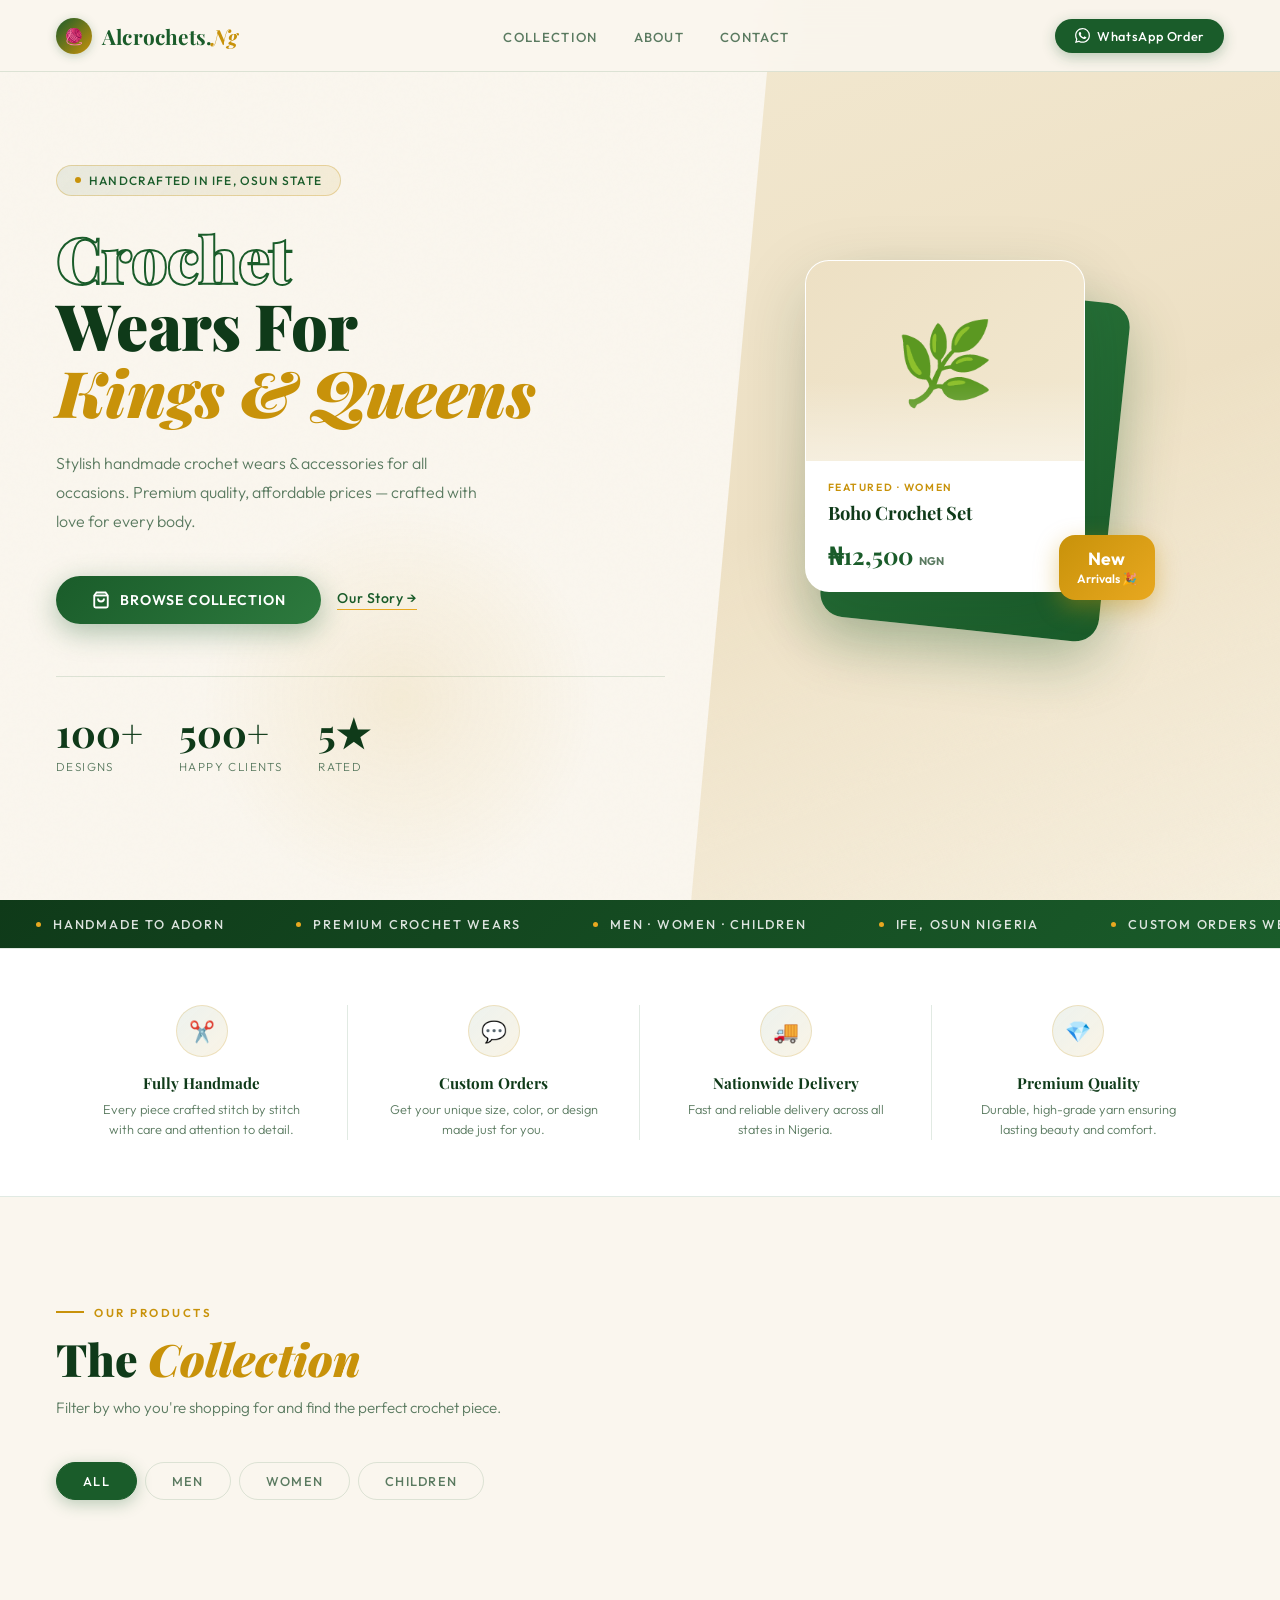
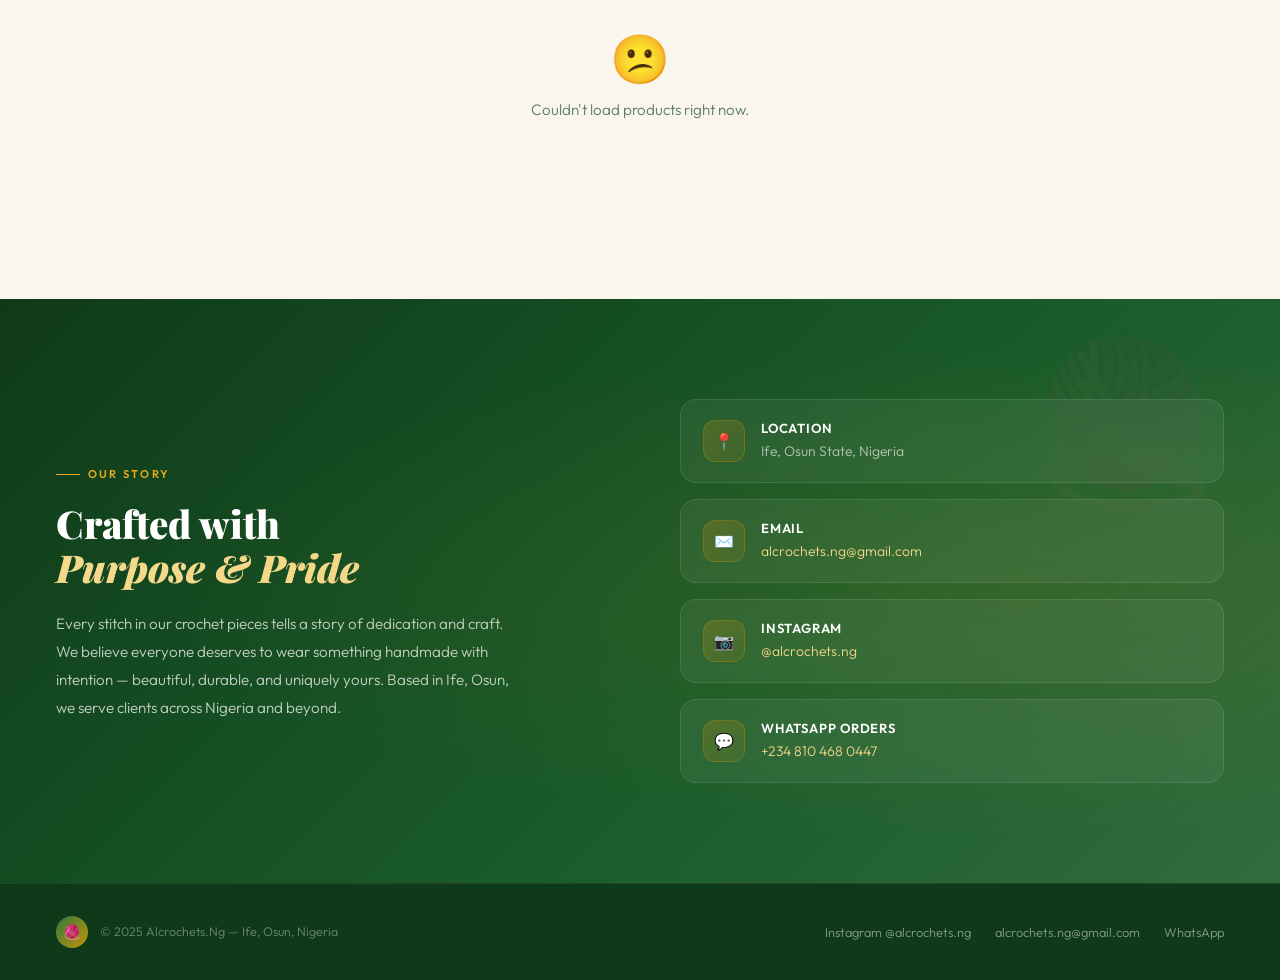
<file: index.html>
<!DOCTYPE html>
<html lang="en">
<head>
<meta charset="UTF-8" />
<meta name="viewport" content="width=device-width, initial-scale=1.0"/>
<title>Alcrochets.Ng — Handmade to Adorn</title>
<link href="https://fonts.googleapis.com/css2?family=Playfair+Display:ital,wght@0,400;0,700;0,900;1,400;1,700&family=Outfit:wght@300;400;500;600&display=swap" rel="stylesheet"/>
<link rel="stylesheet" href="style.css" />
</head>
<body>

<!-- ── NAV ── -->
<nav id="main-nav">
  <div class="nav-logo">
    <div class="nav-logo-icon">🧶</div>
    <div class="nav-logo-text">Alcrochets.<span>Ng</span></div>
  </div>
  <ul class="nav-links">
    <li><a href="#collection">Collection</a></li>
    <li><a href="#about">About</a></li>
    <li><a href="mailto:alcrochets.ng@gmail.com">Contact</a></li>
  </ul>
  <a href="https://wa.me/2348104680447" class="nav-wa" target="_blank">
    <svg width="15" height="15" viewBox="0 0 24 24" fill="currentColor"><path d="M17.472 14.382c-.297-.149-1.758-.867-2.03-.967-.273-.099-.471-.148-.67.15-.197.297-.767.966-.94 1.164-.173.199-.347.223-.644.075-.297-.15-1.255-.463-2.39-1.475-.883-.788-1.48-1.761-1.653-2.059-.173-.297-.018-.458.13-.606.134-.133.298-.347.446-.52.149-.174.198-.298.298-.497.099-.198.05-.371-.025-.52-.075-.149-.669-1.612-.916-2.207-.242-.579-.487-.5-.669-.51a12.8 12.8 0 00-.57-.01c-.198 0-.52.074-.792.372-.272.297-1.04 1.016-1.04 2.479 0 1.462 1.065 2.875 1.213 3.074.149.198 2.096 3.2 5.077 4.487.709.306 1.262.489 1.694.625.712.227 1.36.195 1.871.118.571-.085 1.758-.719 2.006-1.413.248-.694.248-1.289.173-1.413-.074-.124-.272-.198-.57-.347m-5.421 7.403h-.004a9.87 9.87 0 01-5.031-1.378l-.361-.214-3.741.982.998-3.648-.235-.374a9.86 9.86 0 01-1.51-5.26c.001-5.45 4.436-9.884 9.888-9.884 2.64 0 5.122 1.03 6.988 2.898a9.825 9.825 0 012.893 6.994c-.003 5.45-4.437 9.884-9.885 9.884m8.413-18.297A11.815 11.815 0 0012.05 0C5.495 0 .16 5.335.157 11.892c0 2.096.547 4.142 1.588 5.945L.057 24l6.305-1.654a11.882 11.882 0 005.683 1.448h.005c6.554 0 11.89-5.335 11.893-11.893a11.821 11.821 0 00-3.48-8.413Z"/></svg>
    WhatsApp Order
  </a>
</nav>

<!-- ── HERO ── -->
<section class="hero">
  <div class="hero-blob-1"></div>
  <div class="hero-blob-2"></div>
  <div class="hero-strip"></div>

  <div class="hero-content">
    <div class="hero-pill">
      <div class="hero-pill-dot"></div>
      Handcrafted in Ife, Osun State
    </div>
    <h1>
      <span class="line-outline">Crochet</span><br/>
      Wears For<br/>
      <span class="line-gold">Kings & Queens</span>
    </h1>
    <p class="hero-desc">Stylish handmade crochet wears &amp; accessories for all occasions. Premium quality, affordable prices — crafted with love for every body.</p>
    <div class="hero-actions">
      <a href="#collection" class="btn-primary">
        <svg width="18" height="18" viewBox="0 0 24 24" fill="none" stroke="currentColor" stroke-width="2.5"><path d="M6 2L3 6v14a2 2 0 002 2h14a2 2 0 002-2V6l-3-4z"/><line x1="3" y1="6" x2="21" y2="6"/><path d="M16 10a4 4 0 01-8 0"/></svg>
        Browse Collection
      </a>
      <a href="#about" class="btn-ghost">
        Our Story →
      </a>
    </div>
    <div class="hero-stats">
      <div class="hero-stat">
        <strong>100+</strong>
        <span>Designs</span>
      </div>
      <div class="hero-stat">
        <strong>500+</strong>
        <span>Happy Clients</span>
      </div>
      <div class="hero-stat">
        <strong>5★</strong>
        <span>Rated</span>
      </div>
    </div>
  </div>

  <div class="hero-visual">
    <div class="hero-card-stack">
      <div class="hero-card-back">🧶</div>
      <div class="hero-card-main">
        <div class="hero-card-img-area">🌿</div>
        <div class="hero-card-body">
          <div class="hero-card-tag">Featured · Women</div>
          <div class="hero-card-name">Boho Crochet Set</div>
          <div class="hero-card-price">₦12,500 <small>NGN</small></div>
        </div>
      </div>
      <div class="hero-badge-float">
        <strong>New</strong>
        Arrivals 🎉
      </div>
    </div>
  </div>
</section>

<!-- ── MARQUEE ── -->
<div class="marquee-strip">
  <div class="marquee-track" id="marquee">
    <span class="marquee-item"><span class="marquee-dot"></span>Handmade to Adorn</span>
    <span class="marquee-item"><span class="marquee-dot"></span>Premium Crochet Wears</span>
    <span class="marquee-item"><span class="marquee-dot"></span>Men · Women · Children</span>
    <span class="marquee-item"><span class="marquee-dot"></span>Ife, Osun Nigeria</span>
    <span class="marquee-item"><span class="marquee-dot"></span>Custom Orders Welcome</span>
    <span class="marquee-item"><span class="marquee-dot"></span>Fast Delivery</span>
    <span class="marquee-item"><span class="marquee-dot"></span>Handmade to Adorn</span>
    <span class="marquee-item"><span class="marquee-dot"></span>Premium Crochet Wears</span>
    <span class="marquee-item"><span class="marquee-dot"></span>Men · Women · Children</span>
    <span class="marquee-item"><span class="marquee-dot"></span>Ife, Osun Nigeria</span>
    <span class="marquee-item"><span class="marquee-dot"></span>Custom Orders Welcome</span>
    <span class="marquee-item"><span class="marquee-dot"></span>Fast Delivery</span>
  </div>
</div>

<!-- ── FEATURES STRIP ── -->
<div class="features-strip">
  <div class="feature-item">
    <div class="feature-icon">✂️</div>
    <div class="feature-title">Fully Handmade</div>
    <div class="feature-desc">Every piece crafted stitch by stitch with care and attention to detail.</div>
  </div>
  <div class="feature-item">
    <div class="feature-icon">💬</div>
    <div class="feature-title">Custom Orders</div>
    <div class="feature-desc">Get your unique size, color, or design made just for you.</div>
  </div>
  <div class="feature-item">
    <div class="feature-icon">🚚</div>
    <div class="feature-title">Nationwide Delivery</div>
    <div class="feature-desc">Fast and reliable delivery across all states in Nigeria.</div>
  </div>
  <div class="feature-item">
    <div class="feature-icon">💎</div>
    <div class="feature-title">Premium Quality</div>
    <div class="feature-desc">Durable, high-grade yarn ensuring lasting beauty and comfort.</div>
  </div>
</div>

<!-- ── COLLECTION ── -->
<section class="section" id="collection">
  <div class="section-eyebrow">Our Products</div>
  <h2 class="section-title">The <em>Collection</em></h2>
  <p class="section-sub">Filter by who you're shopping for and find the perfect crochet piece.</p>

  <div class="filter-bar">
    <button class="filter-btn active" data-cat="all">All</button>
    <button class="filter-btn" data-cat="men">Men</button>
    <button class="filter-btn" data-cat="women">Women</button>
    <button class="filter-btn" data-cat="children">Children</button>
  </div>

  <div class="products-grid" id="products-grid">
    <div class="loading-wrap">
      <div class="spinner"></div>
      <p class="loading-text">Loading collection…</p>
    </div>
  </div>
</section>

<!-- ── IMAGE MODAL ── -->
<div id="image-modal" class="image-modal">
  <span class="modal-close">&times;</span>
  <img class="modal-content" id="modal-img">
  <div id="modal-caption"></div>
</div>

<!-- ── ABOUT ── -->
<div class="about-section" id="about">
  <div>
    <div class="about-tag">Our Story</div>
    <h2>Crafted with<br/><em>Purpose &amp; Pride</em></h2>
    <p>Every stitch in our crochet pieces tells a story of dedication and craft. We believe everyone deserves to wear something handmade with intention — beautiful, durable, and uniquely yours. Based in Ife, Osun, we serve clients across Nigeria and beyond.</p>
  </div>
  <div class="about-cards">
    <div class="about-card">
      <div class="about-card-icon">📍</div>
      <div class="about-card-text">
        <strong>Location</strong>
        <span>Ife, Osun State, Nigeria</span>
      </div>
    </div>
    <div class="about-card">
      <div class="about-card-icon">✉️</div>
      <div class="about-card-text">
        <strong>Email</strong>
        <span><a href="mailto:alcrochets.ng@gmail.com">alcrochets.ng@gmail.com</a></span>
      </div>
    </div>
    <div class="about-card">
      <div class="about-card-icon">📷</div>
      <div class="about-card-text">
        <strong>Instagram</strong>
        <span><a href="https://instagram.com/alcrochets.ng" target="_blank">@alcrochets.ng</a></span>
      </div>
    </div>
    <div class="about-card">
      <div class="about-card-icon">💬</div>
      <div class="about-card-text">
        <strong>WhatsApp Orders</strong>
        <span><a href="https://wa.me/2348104680447" target="_blank">+234 810 468 0447</a></span>
      </div>
    </div>
  </div>
</div>

<!-- ── FOOTER ── -->
<footer>
  <div class="footer-left">
    <div class="footer-logo-mark">🧶</div>
    <span class="footer-copy">© 2025 Alcrochets.Ng — Ife, Osun, Nigeria</span>
  </div>
  <div class="footer-links">
    <a href="https://instagram.com/alcrochets.ng" target="_blank">Instagram @alcrochets.ng</a>
    <a href="mailto:alcrochets.ng@gmail.com">alcrochets.ng@gmail.com</a>
    <a href="https://wa.me/2348104680447" target="_blank">WhatsApp</a>
  </div>
</footer>
<script src="script.js"></script>
</body>
</html>
</file>
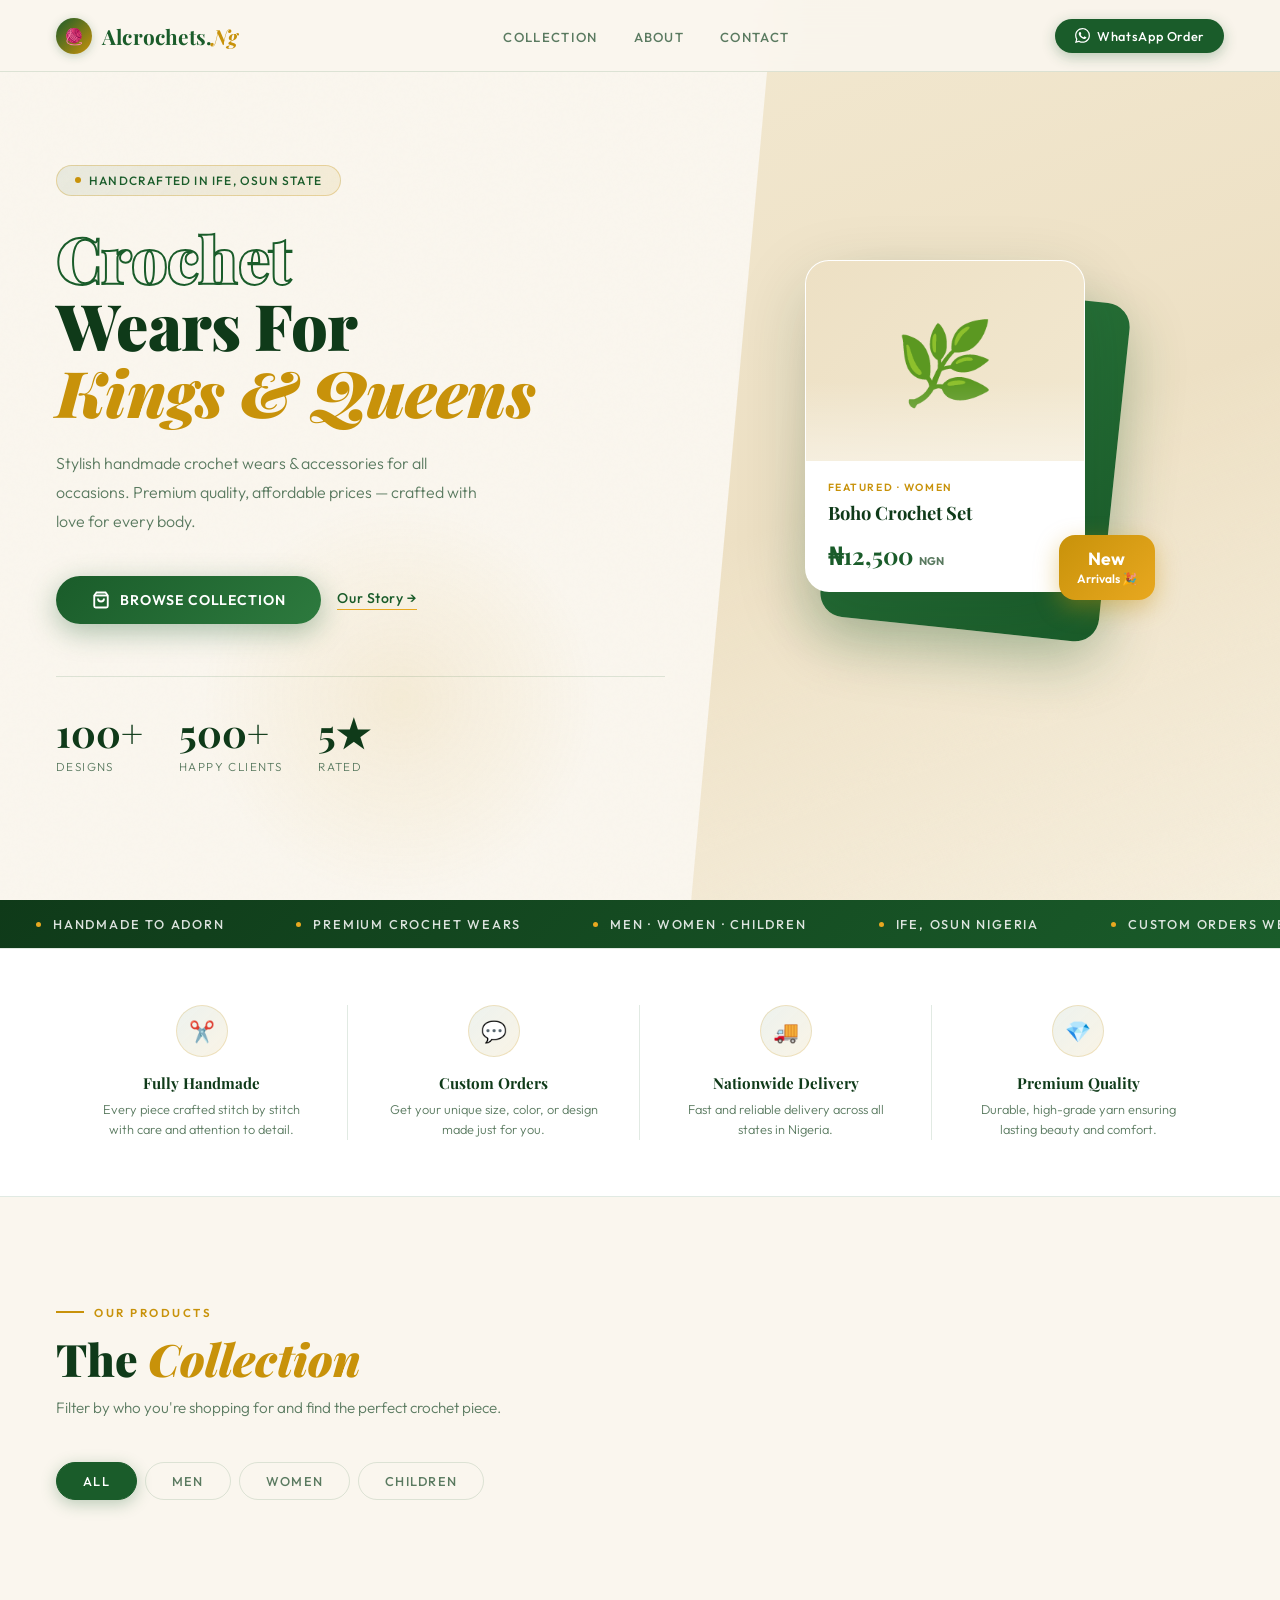
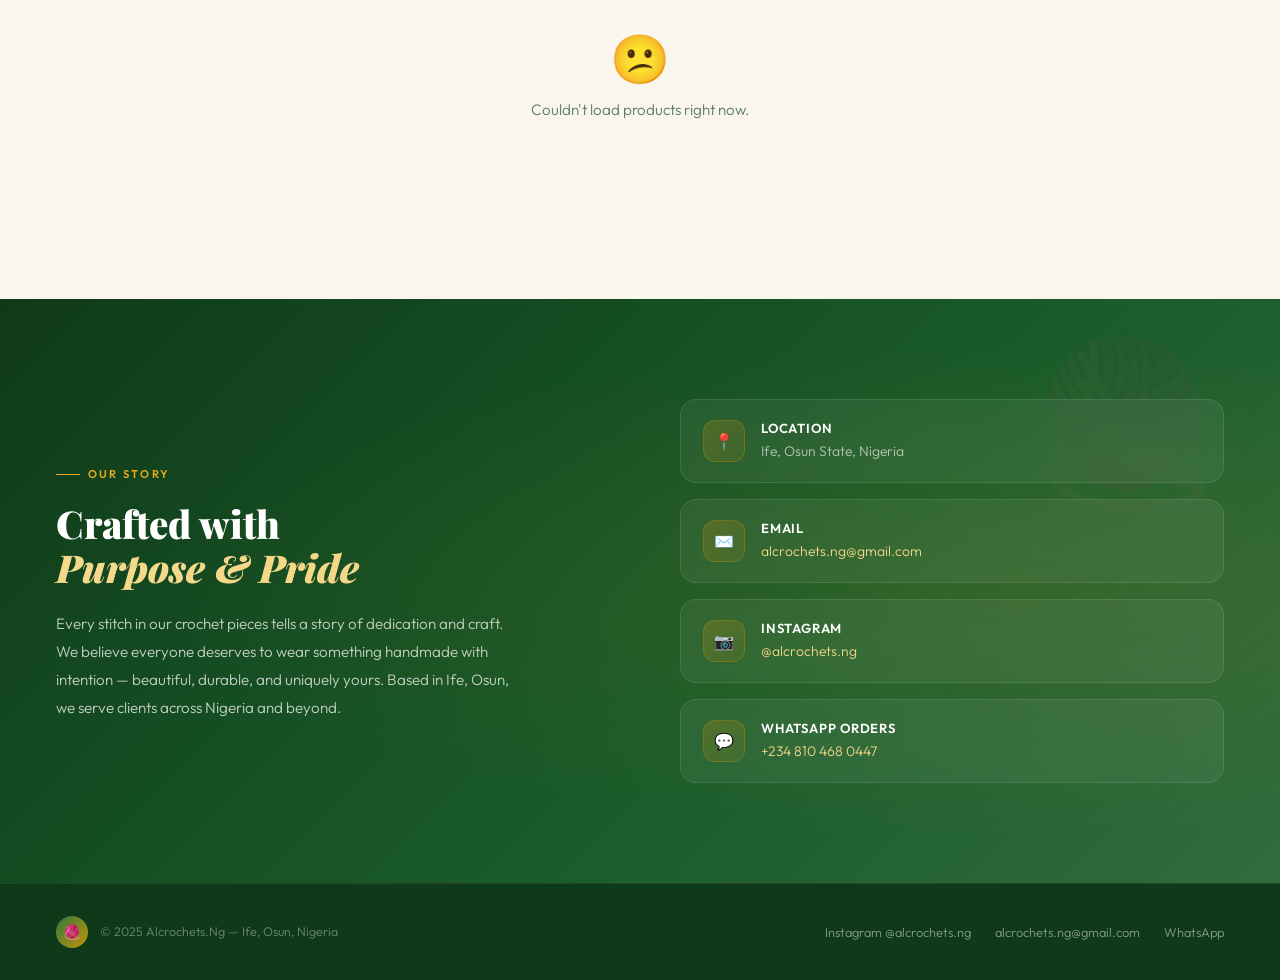
<file: new.html>
<!DOCTYPE html>
<html lang="en">
<head>
<meta charset="UTF-8" />
<meta name="viewport" content="width=device-width, initial-scale=1.0"/>
<title>Alcrochets.Ng — Handmade to Adorn</title>
<link href="https://fonts.googleapis.com/css2?family=Playfair+Display:ital,wght@0,400;0,700;0,900;1,400;1,700&family=Outfit:wght@300;400;500;600&display=swap" rel="stylesheet"/>
<link rel="stylesheet" href="new.css" />
</head>
<body>

<!-- ── NAV ── -->
<nav id="main-nav">
  <div class="nav-logo">
    <div class="nav-logo-icon">🧶</div>
    <div class="nav-logo-text">Alcrochets.<span>Ng</span></div>
  </div>
  <ul class="nav-links">
    <li><a href="#collection">Collection</a></li>
    <li><a href="#about">About</a></li>
    <li><a href="mailto:alcrochets.ng@gmail.com">Contact</a></li>
  </ul>
  <a href="https://wa.me/2348104680447" class="nav-wa" target="_blank">
    <svg width="15" height="15" viewBox="0 0 24 24" fill="currentColor"><path d="M17.472 14.382c-.297-.149-1.758-.867-2.03-.967-.273-.099-.471-.148-.67.15-.197.297-.767.966-.94 1.164-.173.199-.347.223-.644.075-.297-.15-1.255-.463-2.39-1.475-.883-.788-1.48-1.761-1.653-2.059-.173-.297-.018-.458.13-.606.134-.133.298-.347.446-.52.149-.174.198-.298.298-.497.099-.198.05-.371-.025-.52-.075-.149-.669-1.612-.916-2.207-.242-.579-.487-.5-.669-.51a12.8 12.8 0 00-.57-.01c-.198 0-.52.074-.792.372-.272.297-1.04 1.016-1.04 2.479 0 1.462 1.065 2.875 1.213 3.074.149.198 2.096 3.2 5.077 4.487.709.306 1.262.489 1.694.625.712.227 1.36.195 1.871.118.571-.085 1.758-.719 2.006-1.413.248-.694.248-1.289.173-1.413-.074-.124-.272-.198-.57-.347m-5.421 7.403h-.004a9.87 9.87 0 01-5.031-1.378l-.361-.214-3.741.982.998-3.648-.235-.374a9.86 9.86 0 01-1.51-5.26c.001-5.45 4.436-9.884 9.888-9.884 2.64 0 5.122 1.03 6.988 2.898a9.825 9.825 0 012.893 6.994c-.003 5.45-4.437 9.884-9.885 9.884m8.413-18.297A11.815 11.815 0 0012.05 0C5.495 0 .16 5.335.157 11.892c0 2.096.547 4.142 1.588 5.945L.057 24l6.305-1.654a11.882 11.882 0 005.683 1.448h.005c6.554 0 11.89-5.335 11.893-11.893a11.821 11.821 0 00-3.48-8.413Z"/></svg>
    WhatsApp Order
  </a>
</nav>

<!-- ── HERO ── -->
<section class="hero">
  <div class="hero-blob-1"></div>
  <div class="hero-blob-2"></div>
  <div class="hero-strip"></div>

  <div class="hero-content">
    <div class="hero-pill">
      <div class="hero-pill-dot"></div>
      Handcrafted in Ife, Osun State
    </div>
    <h1>
      <span class="line-outline">Crochet</span><br/>
      Wears For<br/>
      <span class="line-gold">Kings & Queens</span>
    </h1>
    <p class="hero-desc">Stylish handmade crochet wears &amp; accessories for all occasions. Premium quality, affordable prices — crafted with love for every body.</p>
    <div class="hero-actions">
      <a href="#collection" class="btn-primary">
        <svg width="18" height="18" viewBox="0 0 24 24" fill="none" stroke="currentColor" stroke-width="2.5"><path d="M6 2L3 6v14a2 2 0 002 2h14a2 2 0 002-2V6l-3-4z"/><line x1="3" y1="6" x2="21" y2="6"/><path d="M16 10a4 4 0 01-8 0"/></svg>
        Browse Collection
      </a>
      <a href="#about" class="btn-ghost">
        Our Story →
      </a>
    </div>
    <div class="hero-stats">
      <div class="hero-stat">
        <strong>100+</strong>
        <span>Designs</span>
      </div>
      <div class="hero-stat">
        <strong>500+</strong>
        <span>Happy Clients</span>
      </div>
      <div class="hero-stat">
        <strong>5★</strong>
        <span>Rated</span>
      </div>
    </div>
  </div>

  <div class="hero-visual">
    <div class="hero-card-stack">
      <div class="hero-card-back">🧶</div>
      <div class="hero-card-main">
        <div class="hero-card-img-area">🌿</div>
        <div class="hero-card-body">
          <div class="hero-card-tag">Featured · Women</div>
          <div class="hero-card-name">Boho Crochet Set</div>
          <div class="hero-card-price">₦12,500 <small>NGN</small></div>
        </div>
      </div>
      <div class="hero-badge-float">
        <strong>New</strong>
        Arrivals 🎉
      </div>
    </div>
  </div>
</section>

<!-- ── MARQUEE ── -->
<div class="marquee-strip">
  <div class="marquee-track" id="marquee">
    <span class="marquee-item"><span class="marquee-dot"></span>Handmade to Adorn</span>
    <span class="marquee-item"><span class="marquee-dot"></span>Premium Crochet Wears</span>
    <span class="marquee-item"><span class="marquee-dot"></span>Men · Women · Children</span>
    <span class="marquee-item"><span class="marquee-dot"></span>Ife, Osun Nigeria</span>
    <span class="marquee-item"><span class="marquee-dot"></span>Custom Orders Welcome</span>
    <span class="marquee-item"><span class="marquee-dot"></span>Fast Delivery</span>
    <span class="marquee-item"><span class="marquee-dot"></span>Handmade to Adorn</span>
    <span class="marquee-item"><span class="marquee-dot"></span>Premium Crochet Wears</span>
    <span class="marquee-item"><span class="marquee-dot"></span>Men · Women · Children</span>
    <span class="marquee-item"><span class="marquee-dot"></span>Ife, Osun Nigeria</span>
    <span class="marquee-item"><span class="marquee-dot"></span>Custom Orders Welcome</span>
    <span class="marquee-item"><span class="marquee-dot"></span>Fast Delivery</span>
  </div>
</div>

<!-- ── FEATURES STRIP ── -->
<div class="features-strip">
  <div class="feature-item">
    <div class="feature-icon">✂️</div>
    <div class="feature-title">Fully Handmade</div>
    <div class="feature-desc">Every piece crafted stitch by stitch with care and attention to detail.</div>
  </div>
  <div class="feature-item">
    <div class="feature-icon">💬</div>
    <div class="feature-title">Custom Orders</div>
    <div class="feature-desc">Get your unique size, color, or design made just for you.</div>
  </div>
  <div class="feature-item">
    <div class="feature-icon">🚚</div>
    <div class="feature-title">Nationwide Delivery</div>
    <div class="feature-desc">Fast and reliable delivery across all states in Nigeria.</div>
  </div>
  <div class="feature-item">
    <div class="feature-icon">💎</div>
    <div class="feature-title">Premium Quality</div>
    <div class="feature-desc">Durable, high-grade yarn ensuring lasting beauty and comfort.</div>
  </div>
</div>

<!-- ── COLLECTION ── -->
<section class="section" id="collection">
  <div class="section-eyebrow">Our Products</div>
  <h2 class="section-title">The <em>Collection</em></h2>
  <p class="section-sub">Filter by who you're shopping for and find the perfect crochet piece.</p>

  <div class="filter-bar">
    <button class="filter-btn active" data-cat="all">All</button>
    <button class="filter-btn" data-cat="men">Men</button>
    <button class="filter-btn" data-cat="women">Women</button>
    <button class="filter-btn" data-cat="children">Children</button>
  </div>

  <div class="products-grid" id="products-grid">
    <div class="loading-wrap">
      <div class="spinner"></div>
      <p class="loading-text">Loading collection…</p>
    </div>
  </div>
</section>

<!-- ── IMAGE MODAL ── -->
<div id="image-modal" class="image-modal">
  <span class="modal-close">&times;</span>
  <img class="modal-content" id="modal-img">
  <div id="modal-caption"></div>
</div>

<!-- ── ABOUT ── -->
<div class="about-section" id="about">
  <div>
    <div class="about-tag">Our Story</div>
    <h2>Crafted with<br/><em>Purpose &amp; Pride</em></h2>
    <p>Every stitch in our crochet pieces tells a story of dedication and craft. We believe everyone deserves to wear something handmade with intention — beautiful, durable, and uniquely yours. Based in Ife, Osun, we serve clients across Nigeria and beyond.</p>
  </div>
  <div class="about-cards">
    <div class="about-card">
      <div class="about-card-icon">📍</div>
      <div class="about-card-text">
        <strong>Location</strong>
        <span>Ife, Osun State, Nigeria</span>
      </div>
    </div>
    <div class="about-card">
      <div class="about-card-icon">✉️</div>
      <div class="about-card-text">
        <strong>Email</strong>
        <span><a href="mailto:alcrochets.ng@gmail.com">alcrochets.ng@gmail.com</a></span>
      </div>
    </div>
    <div class="about-card">
      <div class="about-card-icon">📷</div>
      <div class="about-card-text">
        <strong>Instagram</strong>
        <span><a href="https://instagram.com/alcrochets.ng" target="_blank">@alcrochets.ng</a></span>
      </div>
    </div>
    <div class="about-card">
      <div class="about-card-icon">💬</div>
      <div class="about-card-text">
        <strong>WhatsApp Orders</strong>
        <span><a href="https://wa.me/2348104680447" target="_blank">+234 810 468 0447</a></span>
      </div>
    </div>
  </div>
</div>

<!-- ── FOOTER ── -->
<footer>
  <div class="footer-left">
    <div class="footer-logo-mark">🧶</div>
    <span class="footer-copy">© 2025 Alcrochets.Ng — Ife, Osun, Nigeria</span>
  </div>
  <div class="footer-links">
    <a href="https://instagram.com/alcrochets.ng" target="_blank">Instagram @alcrochets.ng</a>
    <a href="mailto:alcrochets.ng@gmail.com">alcrochets.ng@gmail.com</a>
    <a href="https://wa.me/2348104680447" target="_blank">WhatsApp</a>
  </div>
</footer>
<script src="script.js"></script>
</body>
</html>
</file>
<file: style.css>
:root {
    --forest: #1a5c2a;
    --forest-dark: #0f3a19;
    --forest-mid: #2d7a3e;
    --gold: #c8920a;
    --gold-light: #e8a820;
    --gold-pale: #f5d98a;
    --gold-glow: rgba(200,146,10,0.18);
    --cream: #faf6ee;
    --warm: #f2e8d0;
    --parchment: #ede0c4;
    --text: #0f2e15;
    --muted: #5a7a60;
    --white: #ffffff;
    --card-bg: #ffffff;
    --border: rgba(26,92,42,0.13);
    --shadow: rgba(15,58,25,0.13);
  }

  * { margin: 0; padding: 0; box-sizing: border-box; }
  html { scroll-behavior: smooth; }

  .image-modal {
  display: none;
  position: fixed;
  z-index: 999;
  inset: 0;
  background: rgba(0,0,0,0.85);
  align-items: center;
  justify-content: center;
  flex-direction: column;
}

.image-modal img {
  max-width: 90%;
  max-height: 80%;
  border-radius: 12px;
}

.modal-close {
  position: absolute;
  top: 30px;
  right: 40px;
  font-size: 2rem;
  color: white;
  cursor: pointer;
}

#modal-caption {
  color: #fff;
  margin-top: 15px;
  font-size: 0.9rem;
}

  body {
    background: var(--cream);
    color: var(--text);
    font-family: 'Outfit', sans-serif;
    font-weight: 300;
    overflow-x: hidden;
  }

  /* ── NOISE TEXTURE OVERLAY ── */
  body::before {
    content: '';
    position: fixed; inset: 0; z-index: 0; pointer-events: none;
    background-image: url("data:image/svg+xml,%3Csvg viewBox='0 0 200 200' xmlns='http://www.w3.org/2000/svg'%3E%3Cfilter id='noise'%3E%3CfeTurbulence type='fractalNoise' baseFrequency='0.9' numOctaves='4' stitchTiles='stitch'/%3E%3C/filter%3E%3Crect width='100%25' height='100%25' filter='url(%23noise)' opacity='0.03'/%3E%3C/svg%3E");
    opacity: 0.4;
  }

  /* ── NAV ── */
  nav {
    position: fixed; top: 0; left: 0; right: 0; z-index: 200;
    display: flex; align-items: center; justify-content: space-between;
    padding: 0 56px;
    height: 72px;
    background: rgba(250,246,238,0.92);
    backdrop-filter: blur(18px);
    border-bottom: 1px solid var(--border);
    transition: box-shadow 0.3s;
  }
  nav.scrolled { box-shadow: 0 4px 40px var(--shadow); }

  .nav-logo {
    display: flex; align-items: center; gap: 10px;
  }
  .nav-logo-icon {
    width: 36px; height: 36px;
    background: linear-gradient(135deg, var(--forest), var(--gold));
    border-radius: 50%;
    display: flex; align-items: center; justify-content: center;
    font-size: 1rem; color: white;
    box-shadow: 0 2px 10px rgba(26,92,42,0.25);
  }
  .nav-logo-text {
    font-family: 'Playfair Display', serif;
    font-size: 1.3rem; font-weight: 700; color: var(--forest);
    letter-spacing: 0.01em;
  }
  .nav-logo-text span { color: var(--gold); font-style: italic; }

  .nav-links { display: flex; gap: 36px; list-style: none; align-items: center; }
  .nav-links a {
    text-decoration: none; color: var(--muted);
    font-size: 0.82rem; letter-spacing: 0.1em; text-transform: uppercase;
    font-weight: 500; transition: color 0.2s;
    position: relative;
  }
  .nav-links a::after {
    content: ''; position: absolute; bottom: -3px; left: 0; right: 0;
    height: 1.5px; background: var(--gold); transform: scaleX(0);
    transition: transform 0.25s; transform-origin: left;
  }
  .nav-links a:hover { color: var(--forest); }
  .nav-links a:hover::after { transform: scaleX(1); }

  .nav-wa {
    display: inline-flex; align-items: center; gap: 7px;
    background: var(--forest); color: white;
    padding: 9px 20px; border-radius: 100px; text-decoration: none;
    font-size: 0.8rem; font-weight: 500; letter-spacing: 0.05em;
    transition: background 0.2s, transform 0.15s, box-shadow 0.2s;
    box-shadow: 0 4px 14px rgba(26,92,42,0.3);
  }
  .nav-wa:hover { background: var(--gold); transform: translateY(-1px); box-shadow: 0 6px 20px rgba(200,146,10,0.4); }

  /* ── HERO ── */
  .hero {
    min-height: 100vh;
    display: grid; grid-template-columns: 1.1fr 0.9fr;
    align-items: center;
    padding: 100px 56px 60px;
    position: relative; overflow: hidden;
    gap: 60px;
  }

  /* decorative blobs */
  .hero-blob-1 {
    position: absolute; width: 600px; height: 600px; border-radius: 50%;
    background: radial-gradient(circle, rgba(26,92,42,0.08) 0%, transparent 70%);
    top: -100px; right: -100px; pointer-events: none;
  }
  .hero-blob-2 {
    position: absolute; width: 400px; height: 400px; border-radius: 50%;
    background: radial-gradient(circle, rgba(200,146,10,0.1) 0%, transparent 70%);
    bottom: 0; left: 200px; pointer-events: none;
  }

  /* diagonal accent strip */
  .hero-strip {
    position: absolute; right: 0; top: 0; bottom: 0; width: 46%;
    background: linear-gradient(160deg, var(--warm) 0%, var(--parchment) 50%, rgba(200,146,10,0.07) 100%);
    clip-path: polygon(14% 0, 100% 0, 100% 100%, 0% 100%);
    z-index: 0;
  }

  .hero-content { position: relative; z-index: 2; }

  .hero-pill {
    display: inline-flex; align-items: center; gap: 8px;
    background: linear-gradient(135deg, rgba(26,92,42,0.08), rgba(200,146,10,0.1));
    border: 1px solid rgba(200,146,10,0.3);
    color: var(--forest); border-radius: 100px;
    padding: 7px 18px; font-size: 0.75rem; font-weight: 500;
    letter-spacing: 0.1em; text-transform: uppercase; margin-bottom: 28px;
  }
  .hero-pill-dot {
    width: 6px; height: 6px; border-radius: 50%;
    background: var(--gold); animation: pulse 2s infinite;
  }
  @keyframes pulse {
    0%,100% { opacity: 1; transform: scale(1); }
    50% { opacity: 0.5; transform: scale(1.4); }
  }

  .hero h1 {
    font-family: 'Playfair Display', serif;
    font-size: clamp(2.8rem, 5vw, 5.5rem);
    font-weight: 900; line-height: 1.05;
    color: var(--forest-dark); margin-bottom: 24px;
    letter-spacing: -0.01em;
  }
  .hero h1 .line-gold { color: var(--gold); font-style: italic; }
  .hero h1 .line-outline {
    -webkit-text-stroke: 2px var(--forest);
    color: transparent;
  }

  .hero-desc {
    font-size: 1rem; color: var(--muted); line-height: 1.8;
    max-width: 440px; margin-bottom: 40px; font-weight: 300;
  }

  .hero-actions { display: flex; gap: 16px; flex-wrap: wrap; align-items: center; }

  .btn-primary {
    display: inline-flex; align-items: center; gap: 10px;
    background: linear-gradient(135deg, var(--forest), var(--forest-mid));
    color: white; padding: 15px 36px; border-radius: 100px;
    text-decoration: none; font-size: 0.88rem; font-weight: 600;
    letter-spacing: 0.06em; text-transform: uppercase;
    box-shadow: 0 8px 28px rgba(26,92,42,0.35);
    transition: transform 0.2s, box-shadow 0.2s;
  }
  .btn-primary:hover { transform: translateY(-3px); box-shadow: 0 14px 36px rgba(26,92,42,0.45); }

  .btn-ghost {
    display: inline-flex; align-items: center; gap: 8px;
    color: var(--forest); font-size: 0.88rem; font-weight: 500;
    text-decoration: none; letter-spacing: 0.04em;
    border-bottom: 1.5px solid var(--gold-light); padding-bottom: 2px;
    transition: color 0.2s, border-color 0.2s;
  }
  .btn-ghost:hover { color: var(--gold); border-color: var(--gold); }

  .hero-stats {
    display: flex; gap: 36px; margin-top: 52px;
    padding-top: 36px; border-top: 1px solid var(--border);
  }
  .hero-stat strong {
    font-family: 'Playfair Display', serif;
    font-size: 2.4rem; font-weight: 700;
    color: var(--forest-dark); display: block; line-height: 1;
    margin-bottom: 4px;
  }
  .hero-stat span { font-size: 0.73rem; color: var(--muted); text-transform: uppercase; letter-spacing: 0.12em; }

  /* ── HERO VISUAL ── */
  .hero-visual {
    position: relative; z-index: 2;
    display: flex; align-items: center; justify-content: center;
  }

  .hero-card-stack { position: relative; width: 340px; height: 420px; }

  .hero-card-back {
    position: absolute; width: 280px; height: 340px;
    background: linear-gradient(135deg, var(--forest-mid), var(--forest));
    border-radius: 24px; top: 30px; left: 30px;
    box-shadow: 0 20px 60px rgba(26,92,42,0.3);
    transform: rotate(6deg);
    display: flex; align-items: center; justify-content: center;
    color: rgba(255,255,255,0.12); font-size: 6rem;
  }

  .hero-card-main {
    position: absolute; width: 280px;
    background: var(--white);
    border-radius: 24px; top: 0; left: 0;
    box-shadow: 0 24px 70px rgba(15,58,25,0.18);
    overflow: hidden;
    border: 1px solid rgba(255,255,255,0.8);
  }
  .hero-card-img-area {
    height: 200px;
    background: linear-gradient(135deg, var(--parchment) 0%, var(--warm) 100%);
    display: flex; align-items: center; justify-content: center;
    font-size: 5rem; position: relative;
  }
  .hero-card-img-area::after {
    content: ''; position: absolute; inset: 0;
    background: linear-gradient(to bottom, transparent 60%, rgba(255,255,255,0.4));
  }
  .hero-card-body { padding: 20px 22px; }
  .hero-card-tag {
    font-size: 0.65rem; letter-spacing: 0.15em; text-transform: uppercase;
    color: var(--gold); font-weight: 600; margin-bottom: 6px;
  }
  .hero-card-name {
    font-family: 'Playfair Display', serif;
    font-size: 1.15rem; font-weight: 700; color: var(--forest-dark);
    margin-bottom: 14px;
  }
  .hero-card-price {
    font-family: 'Playfair Display', serif;
    font-size: 1.5rem; font-weight: 700; color: var(--forest);
  }
  .hero-card-price small { font-size: 0.7rem; font-family: 'Outfit', sans-serif; color: var(--muted); }

  .hero-badge-float {
    position: absolute; right: -10px; bottom: 80px;
    background: linear-gradient(135deg, var(--gold), var(--gold-light));
    color: white; border-radius: 16px; padding: 12px 18px;
    font-size: 0.75rem; font-weight: 600; text-align: center;
    box-shadow: 0 8px 24px rgba(200,146,10,0.4);
    line-height: 1.4;
  }
  .hero-badge-float strong { display: block; font-size: 1.1rem; }

  /* ── MARQUEE STRIP ── */
  .marquee-strip {
    background: linear-gradient(135deg, var(--forest-dark), var(--forest));
    padding: 16px 0; overflow: hidden; position: relative;
  }
  .marquee-track {
    display: flex; gap: 0;
    animation: marquee 22s linear infinite;
    white-space: nowrap; width: max-content;
  }
  .marquee-item {
    display: inline-flex; align-items: center; gap: 12px;
    color: rgba(255,255,255,0.85); font-size: 0.8rem;
    letter-spacing: 0.14em; text-transform: uppercase; font-weight: 500;
    padding: 0 36px;
  }
  .marquee-dot {
    width: 5px; height: 5px; border-radius: 50%;
    background: var(--gold-light); flex-shrink: 0;
  }
  @keyframes marquee { from { transform: translateX(0); } to { transform: translateX(-50%); } }

  /* ── SECTION STRUCTURE ── */
  .section { padding: 100px 56px; position: relative; }

  .section-eyebrow {
    display: inline-flex; align-items: center; gap: 10px;
    font-size: 0.72rem; letter-spacing: 0.22em; text-transform: uppercase;
    color: var(--gold); font-weight: 600; margin-bottom: 14px;
  }
  .section-eyebrow::before {
    content: ''; width: 28px; height: 1.5px; background: var(--gold);
  }

  .section-title {
    font-family: 'Playfair Display', serif;
    font-size: clamp(2rem, 3.5vw, 3.5rem);
    font-weight: 900; color: var(--forest-dark); line-height: 1.1;
    margin-bottom: 12px;
  }
  .section-title em { color: var(--gold); font-style: italic; }
  .section-sub { color: var(--muted); font-size: 0.95rem; max-width: 480px; line-height: 1.75; }

  /* ── FILTER BAR ── */
  .filter-bar {
    display: flex; gap: 8px; margin: 40px 0 48px; flex-wrap: wrap;
  }
  .filter-btn {
    padding: 10px 26px; cursor: pointer;
    font-family: 'Outfit', sans-serif; font-size: 0.8rem;
    letter-spacing: 0.1em; text-transform: uppercase; font-weight: 500;
    border-radius: 100px; transition: all 0.25s;
    border: 1.5px solid var(--border); background: transparent;
    color: var(--muted);
  }
  .filter-btn:hover { border-color: var(--forest); color: var(--forest); background: rgba(26,92,42,0.05); }
  .filter-btn.active {
    background: var(--forest); border-color: var(--forest); color: white;
    box-shadow: 0 4px 16px rgba(26,92,42,0.28);
  }

  /* ── PRODUCT GRID ── */
  .products-grid {
    display: grid;
    grid-template-columns: repeat(auto-fill, minmax(288px, 1fr));
    gap: 28px;
  }
  .product-card {
    background: var(--card-bg);
    border: 1px solid var(--border);
    border-radius: 20px;
    overflow: hidden;
    transition: transform 0.35s cubic-bezier(.22,.68,0,1.2), box-shadow 0.35s;
    animation: fadeUp 0.5s ease both;
    position: relative;
  }
  .product-card:hover { transform: translateY(-8px); box-shadow: 0 24px 56px rgba(15,58,25,0.14); }
  .product-card:hover .product-img { transform: scale(1.04); }

  @keyframes fadeUp {
    from { opacity: 0; transform: translateY(30px); }
    to { opacity: 1; transform: translateY(0); }
  }

  .product-img-wrap { overflow: hidden; position: relative; }
  .product-img {
    width: 100%; aspect-ratio: 4/3; object-fit: cover;
    display: block; transition: transform 0.5s ease;
  }
  .product-img-placeholder {
    width: 100%; aspect-ratio: 4/3;
    background: linear-gradient(135deg, var(--warm), var(--parchment));
    display: flex; align-items: center; justify-content: center;
    font-size: 4rem;
  }
  .product-cat-badge {
    position: absolute; top: 14px; left: 14px;
    background: rgba(255,255,255,0.9); backdrop-filter: blur(6px);
    color: var(--forest); font-size: 0.65rem; font-weight: 600;
    letter-spacing: 0.12em; text-transform: uppercase;
    padding: 5px 12px; border-radius: 100px;
    border: 1px solid rgba(26,92,42,0.15);
  }

  .product-info { padding: 22px 22px 20px; }
  .product-name {
    font-family: 'Playfair Display', serif;
    font-size: 1.18rem; font-weight: 700; color: var(--forest-dark);
    margin-bottom: 7px;
  }
  .product-desc {
    font-size: 0.83rem; color: var(--muted); line-height: 1.65;
    margin-bottom: 18px;
    display: -webkit-box; -webkit-line-clamp: 2; -webkit-box-orient: vertical;
    overflow: hidden;
  }
  .product-footer {
    display: flex; align-items: center; justify-content: space-between;
    border-top: 1px solid var(--border); padding-top: 16px;
  }
  .product-price {
    font-family: 'Playfair Display', serif;
    font-size: 1.35rem; font-weight: 700; color: var(--forest);
  }
  .product-price small {
    font-family: 'Outfit', sans-serif;
    font-size: 0.7rem; color: var(--muted); font-weight: 400;
  }

  .wa-btn {
    display: inline-flex; align-items: center; gap: 7px;
    background: linear-gradient(135deg, #25D366, #128C7E);
    color: white; padding: 9px 18px; border-radius: 100px;
    text-decoration: none; font-size: 0.78rem; font-weight: 600;
    letter-spacing: 0.04em;
    transition: transform 0.18s, box-shadow 0.18s;
    box-shadow: 0 4px 14px rgba(37,211,102,0.3);
  }
  .wa-btn:hover { transform: scale(1.06); box-shadow: 0 6px 20px rgba(37,211,102,0.45); }
  .wa-btn svg { width: 15px; height: 15px; }

  /* ── LOADING / EMPTY ── */
  .loading-wrap {
    grid-column: 1/-1; display: flex; flex-direction: column;
    align-items: center; padding: 80px 0; gap: 16px;
  }
  .spinner {
    width: 44px; height: 44px;
    border: 3px solid var(--border);
    border-top-color: var(--forest);
    border-radius: 50%;
    animation: spin 0.75s linear infinite;
  }
  @keyframes spin { to { transform: rotate(360deg); } }
  .loading-text { color: var(--muted); font-size: 0.9rem; }

  .empty-wrap {
    grid-column: 1/-1; text-align: center; padding: 80px 0;
    color: var(--muted); font-size: 0.95rem;
  }
  .empty-wrap span { font-size: 3rem; display: block; margin-bottom: 12px; }

  /* ── FEATURES STRIP ── */
  .features-strip {
    background: var(--white); border-top: 1px solid var(--border); border-bottom: 1px solid var(--border);
    padding: 56px;
    display: grid; grid-template-columns: repeat(4, 1fr); gap: 0;
  }
  .feature-item {
    padding: 0 36px; text-align: center;
    border-right: 1px solid var(--border);
  }
  .feature-item:last-child { border-right: none; }
  .feature-icon {
    width: 52px; height: 52px; border-radius: 50%;
    background: linear-gradient(135deg, rgba(26,92,42,0.08), rgba(200,146,10,0.1));
    border: 1px solid rgba(200,146,10,0.2);
    display: flex; align-items: center; justify-content: center;
    font-size: 1.3rem; margin: 0 auto 16px;
  }
  .feature-title {
    font-family: 'Playfair Display', serif;
    font-size: 0.95rem; font-weight: 700; color: var(--forest-dark); margin-bottom: 6px;
  }
  .feature-desc { font-size: 0.8rem; color: var(--muted); line-height: 1.6; }

  /* ── ABOUT SECTION ── */
  .about-section {
    background: linear-gradient(135deg, var(--forest-dark) 0%, var(--forest) 60%, rgba(26,92,42,0.9) 100%);
    padding: 100px 56px;
    display: grid; grid-template-columns: 1fr 1fr; gap: 80px; align-items: center;
    position: relative; overflow: hidden;
  }
  .about-section::before {
    content: ''; position: absolute; inset: 0;
    background: radial-gradient(ellipse at 80% 50%, rgba(200,146,10,0.12) 0%, transparent 60%);
    pointer-events: none;
  }
  .about-section::after {
    content: '🧶'; position: absolute; right: 56px; top: 40px;
    font-size: 10rem; opacity: 0.04; pointer-events: none;
    line-height: 1;
  }

  .about-tag {
    display: inline-flex; align-items: center; gap: 8px;
    font-size: 0.7rem; letter-spacing: 0.2em; text-transform: uppercase;
    color: var(--gold-light); font-weight: 600; margin-bottom: 20px;
  }
  .about-tag::before { content: ''; width: 24px; height: 1.5px; background: var(--gold-light); }

  .about-section h2 {
    font-family: 'Playfair Display', serif;
    font-size: clamp(2rem, 3vw, 3.2rem);
    color: var(--white); font-weight: 900; line-height: 1.15; margin-bottom: 20px;
  }
  .about-section h2 em { color: var(--gold-pale); font-style: italic; }
  .about-section > div:first-child > p {
    color: rgba(255,255,255,0.75); line-height: 1.85; font-size: 0.95rem; max-width: 460px;
  }

  .about-cards { display: flex; flex-direction: column; gap: 16px; position: relative; z-index: 1; }
  .about-card {
    background: rgba(255,255,255,0.06);
    border: 1px solid rgba(255,255,255,0.1);
    backdrop-filter: blur(10px);
    border-radius: 16px; padding: 20px 22px;
    display: flex; align-items: flex-start; gap: 16px;
    transition: background 0.25s, border-color 0.25s;
  }
  .about-card:hover { background: rgba(255,255,255,0.1); border-color: rgba(200,146,10,0.35); }
  .about-card-icon {
    width: 42px; height: 42px; flex-shrink: 0;
    background: linear-gradient(135deg, rgba(200,146,10,0.25), rgba(200,146,10,0.1));
    border: 1px solid rgba(200,146,10,0.3); border-radius: 12px;
    display: flex; align-items: center; justify-content: center; font-size: 1rem;
  }
  .about-card-text strong {
    display: block; color: var(--white); font-size: 0.82rem;
    font-weight: 600; letter-spacing: 0.06em; text-transform: uppercase; margin-bottom: 4px;
  }
  .about-card-text span { color: rgba(255,255,255,0.65); font-size: 0.87rem; }
  .about-card-text a { color: var(--gold-pale); text-decoration: none; transition: color 0.2s; }
  .about-card-text a:hover { color: var(--gold-light); }

  /* ── FOOTER ── */
  footer {
    background: var(--forest-dark);
    border-top: 1px solid rgba(255,255,255,0.07);
    padding: 32px 56px;
    display: flex; align-items: center; justify-content: space-between;
    flex-wrap: wrap; gap: 16px;
  }
  .footer-left { display: flex; align-items: center; gap: 12px; }
  .footer-logo-mark {
    width: 32px; height: 32px; border-radius: 50%;
    background: linear-gradient(135deg, var(--forest-mid), var(--gold));
    display: flex; align-items: center; justify-content: center;
    font-size: 0.9rem; color: white;
  }
  .footer-copy { color: rgba(255,255,255,0.4); font-size: 0.78rem; }
  .footer-links {
    display: flex; gap: 24px; align-items: center;
  }
  .footer-links a {
    color: rgba(255,255,255,0.5); text-decoration: none; font-size: 0.8rem;
    transition: color 0.2s;
  }
  .footer-links a:hover { color: var(--gold-light); }

  /* ── RESPONSIVE ── */
  @media (max-width: 900px) {
    nav { padding: 0 24px; }
    .nav-links, .nav-wa { display: none; }
    .hero { grid-template-columns: 1fr; padding: 100px 24px 60px; gap: 40px; }
    .hero-strip { display: none; }
    .hero-visual { display: none; }
    .section { padding: 70px 24px; }
    .features-strip { grid-template-columns: 1fr 1fr; padding: 40px 24px; gap: 30px; }
    .feature-item { border-right: none; }
    .about-section { grid-template-columns: 1fr; padding: 70px 24px; gap: 48px; }
    footer { padding: 24px; flex-direction: column; align-items: flex-start; }
  }
</file>
<file: new.css>
:root {
    --forest: #1a5c2a;
    --forest-dark: #0f3a19;
    --forest-mid: #2d7a3e;
    --gold: #c8920a;
    --gold-light: #e8a820;
    --gold-pale: #f5d98a;
    --gold-glow: rgba(200,146,10,0.18);
    --cream: #faf6ee;
    --warm: #f2e8d0;
    --parchment: #ede0c4;
    --text: #0f2e15;
    --muted: #5a7a60;
    --white: #ffffff;
    --card-bg: #ffffff;
    --border: rgba(26,92,42,0.13);
    --shadow: rgba(15,58,25,0.13);
  }

  * { margin: 0; padding: 0; box-sizing: border-box; }
  html { scroll-behavior: smooth; }

  .image-modal {
  display: none;
  position: fixed;
  z-index: 999;
  inset: 0;
  background: rgba(0,0,0,0.85);
  align-items: center;
  justify-content: center;
  flex-direction: column;
}

.image-modal img {
  max-width: 90%;
  max-height: 80%;
  border-radius: 12px;
}

.modal-close {
  position: absolute;
  top: 30px;
  right: 40px;
  font-size: 2rem;
  color: white;
  cursor: pointer;
}

#modal-caption {
  color: #fff;
  margin-top: 15px;
  font-size: 0.9rem;
}

  body {
    background: var(--cream);
    color: var(--text);
    font-family: 'Outfit', sans-serif;
    font-weight: 300;
    overflow-x: hidden;
  }

  /* ── NOISE TEXTURE OVERLAY ── */
  body::before {
    content: '';
    position: fixed; inset: 0; z-index: 0; pointer-events: none;
    background-image: url("data:image/svg+xml,%3Csvg viewBox='0 0 200 200' xmlns='http://www.w3.org/2000/svg'%3E%3Cfilter id='noise'%3E%3CfeTurbulence type='fractalNoise' baseFrequency='0.9' numOctaves='4' stitchTiles='stitch'/%3E%3C/filter%3E%3Crect width='100%25' height='100%25' filter='url(%23noise)' opacity='0.03'/%3E%3C/svg%3E");
    opacity: 0.4;
  }

  /* ── NAV ── */
  nav {
    position: fixed; top: 0; left: 0; right: 0; z-index: 200;
    display: flex; align-items: center; justify-content: space-between;
    padding: 0 56px;
    height: 72px;
    background: rgba(250,246,238,0.92);
    backdrop-filter: blur(18px);
    border-bottom: 1px solid var(--border);
    transition: box-shadow 0.3s;
  }
  nav.scrolled { box-shadow: 0 4px 40px var(--shadow); }

  .nav-logo {
    display: flex; align-items: center; gap: 10px;
  }
  .nav-logo-icon {
    width: 36px; height: 36px;
    background: linear-gradient(135deg, var(--forest), var(--gold));
    border-radius: 50%;
    display: flex; align-items: center; justify-content: center;
    font-size: 1rem; color: white;
    box-shadow: 0 2px 10px rgba(26,92,42,0.25);
  }
  .nav-logo-text {
    font-family: 'Playfair Display', serif;
    font-size: 1.3rem; font-weight: 700; color: var(--forest);
    letter-spacing: 0.01em;
  }
  .nav-logo-text span { color: var(--gold); font-style: italic; }

  .nav-links { display: flex; gap: 36px; list-style: none; align-items: center; }
  .nav-links a {
    text-decoration: none; color: var(--muted);
    font-size: 0.82rem; letter-spacing: 0.1em; text-transform: uppercase;
    font-weight: 500; transition: color 0.2s;
    position: relative;
  }
  .nav-links a::after {
    content: ''; position: absolute; bottom: -3px; left: 0; right: 0;
    height: 1.5px; background: var(--gold); transform: scaleX(0);
    transition: transform 0.25s; transform-origin: left;
  }
  .nav-links a:hover { color: var(--forest); }
  .nav-links a:hover::after { transform: scaleX(1); }

  .nav-wa {
    display: inline-flex; align-items: center; gap: 7px;
    background: var(--forest); color: white;
    padding: 9px 20px; border-radius: 100px; text-decoration: none;
    font-size: 0.8rem; font-weight: 500; letter-spacing: 0.05em;
    transition: background 0.2s, transform 0.15s, box-shadow 0.2s;
    box-shadow: 0 4px 14px rgba(26,92,42,0.3);
  }
  .nav-wa:hover { background: var(--gold); transform: translateY(-1px); box-shadow: 0 6px 20px rgba(200,146,10,0.4); }

  /* ── HERO ── */
  .hero {
    min-height: 100vh;
    display: grid; grid-template-columns: 1.1fr 0.9fr;
    align-items: center;
    padding: 100px 56px 60px;
    position: relative; overflow: hidden;
    gap: 60px;
  }

  /* decorative blobs */
  .hero-blob-1 {
    position: absolute; width: 600px; height: 600px; border-radius: 50%;
    background: radial-gradient(circle, rgba(26,92,42,0.08) 0%, transparent 70%);
    top: -100px; right: -100px; pointer-events: none;
  }
  .hero-blob-2 {
    position: absolute; width: 400px; height: 400px; border-radius: 50%;
    background: radial-gradient(circle, rgba(200,146,10,0.1) 0%, transparent 70%);
    bottom: 0; left: 200px; pointer-events: none;
  }

  /* diagonal accent strip */
  .hero-strip {
    position: absolute; right: 0; top: 0; bottom: 0; width: 46%;
    background: linear-gradient(160deg, var(--warm) 0%, var(--parchment) 50%, rgba(200,146,10,0.07) 100%);
    clip-path: polygon(14% 0, 100% 0, 100% 100%, 0% 100%);
    z-index: 0;
  }

  .hero-content { position: relative; z-index: 2; }

  .hero-pill {
    display: inline-flex; align-items: center; gap: 8px;
    background: linear-gradient(135deg, rgba(26,92,42,0.08), rgba(200,146,10,0.1));
    border: 1px solid rgba(200,146,10,0.3);
    color: var(--forest); border-radius: 100px;
    padding: 7px 18px; font-size: 0.75rem; font-weight: 500;
    letter-spacing: 0.1em; text-transform: uppercase; margin-bottom: 28px;
  }
  .hero-pill-dot {
    width: 6px; height: 6px; border-radius: 50%;
    background: var(--gold); animation: pulse 2s infinite;
  }
  @keyframes pulse {
    0%,100% { opacity: 1; transform: scale(1); }
    50% { opacity: 0.5; transform: scale(1.4); }
  }

  .hero h1 {
    font-family: 'Playfair Display', serif;
    font-size: clamp(2.8rem, 5vw, 5.5rem);
    font-weight: 900; line-height: 1.05;
    color: var(--forest-dark); margin-bottom: 24px;
    letter-spacing: -0.01em;
  }
  .hero h1 .line-gold { color: var(--gold); font-style: italic; }
  .hero h1 .line-outline {
    -webkit-text-stroke: 2px var(--forest);
    color: transparent;
  }

  .hero-desc {
    font-size: 1rem; color: var(--muted); line-height: 1.8;
    max-width: 440px; margin-bottom: 40px; font-weight: 300;
  }

  .hero-actions { display: flex; gap: 16px; flex-wrap: wrap; align-items: center; }

  .btn-primary {
    display: inline-flex; align-items: center; gap: 10px;
    background: linear-gradient(135deg, var(--forest), var(--forest-mid));
    color: white; padding: 15px 36px; border-radius: 100px;
    text-decoration: none; font-size: 0.88rem; font-weight: 600;
    letter-spacing: 0.06em; text-transform: uppercase;
    box-shadow: 0 8px 28px rgba(26,92,42,0.35);
    transition: transform 0.2s, box-shadow 0.2s;
  }
  .btn-primary:hover { transform: translateY(-3px); box-shadow: 0 14px 36px rgba(26,92,42,0.45); }

  .btn-ghost {
    display: inline-flex; align-items: center; gap: 8px;
    color: var(--forest); font-size: 0.88rem; font-weight: 500;
    text-decoration: none; letter-spacing: 0.04em;
    border-bottom: 1.5px solid var(--gold-light); padding-bottom: 2px;
    transition: color 0.2s, border-color 0.2s;
  }
  .btn-ghost:hover { color: var(--gold); border-color: var(--gold); }

  .hero-stats {
    display: flex; gap: 36px; margin-top: 52px;
    padding-top: 36px; border-top: 1px solid var(--border);
  }
  .hero-stat strong {
    font-family: 'Playfair Display', serif;
    font-size: 2.4rem; font-weight: 700;
    color: var(--forest-dark); display: block; line-height: 1;
    margin-bottom: 4px;
  }
  .hero-stat span { font-size: 0.73rem; color: var(--muted); text-transform: uppercase; letter-spacing: 0.12em; }

  /* ── HERO VISUAL ── */
  .hero-visual {
    position: relative; z-index: 2;
    display: flex; align-items: center; justify-content: center;
  }

  .hero-card-stack { position: relative; width: 340px; height: 420px; }

  .hero-card-back {
    position: absolute; width: 280px; height: 340px;
    background: linear-gradient(135deg, var(--forest-mid), var(--forest));
    border-radius: 24px; top: 30px; left: 30px;
    box-shadow: 0 20px 60px rgba(26,92,42,0.3);
    transform: rotate(6deg);
    display: flex; align-items: center; justify-content: center;
    color: rgba(255,255,255,0.12); font-size: 6rem;
  }

  .hero-card-main {
    position: absolute; width: 280px;
    background: var(--white);
    border-radius: 24px; top: 0; left: 0;
    box-shadow: 0 24px 70px rgba(15,58,25,0.18);
    overflow: hidden;
    border: 1px solid rgba(255,255,255,0.8);
  }
  .hero-card-img-area {
    height: 200px;
    background: linear-gradient(135deg, var(--parchment) 0%, var(--warm) 100%);
    display: flex; align-items: center; justify-content: center;
    font-size: 5rem; position: relative;
  }
  .hero-card-img-area::after {
    content: ''; position: absolute; inset: 0;
    background: linear-gradient(to bottom, transparent 60%, rgba(255,255,255,0.4));
  }
  .hero-card-body { padding: 20px 22px; }
  .hero-card-tag {
    font-size: 0.65rem; letter-spacing: 0.15em; text-transform: uppercase;
    color: var(--gold); font-weight: 600; margin-bottom: 6px;
  }
  .hero-card-name {
    font-family: 'Playfair Display', serif;
    font-size: 1.15rem; font-weight: 700; color: var(--forest-dark);
    margin-bottom: 14px;
  }
  .hero-card-price {
    font-family: 'Playfair Display', serif;
    font-size: 1.5rem; font-weight: 700; color: var(--forest);
  }
  .hero-card-price small { font-size: 0.7rem; font-family: 'Outfit', sans-serif; color: var(--muted); }

  .hero-badge-float {
    position: absolute; right: -10px; bottom: 80px;
    background: linear-gradient(135deg, var(--gold), var(--gold-light));
    color: white; border-radius: 16px; padding: 12px 18px;
    font-size: 0.75rem; font-weight: 600; text-align: center;
    box-shadow: 0 8px 24px rgba(200,146,10,0.4);
    line-height: 1.4;
  }
  .hero-badge-float strong { display: block; font-size: 1.1rem; }

  /* ── MARQUEE STRIP ── */
  .marquee-strip {
    background: linear-gradient(135deg, var(--forest-dark), var(--forest));
    padding: 16px 0; overflow: hidden; position: relative;
  }
  .marquee-track {
    display: flex; gap: 0;
    animation: marquee 22s linear infinite;
    white-space: nowrap; width: max-content;
  }
  .marquee-item {
    display: inline-flex; align-items: center; gap: 12px;
    color: rgba(255,255,255,0.85); font-size: 0.8rem;
    letter-spacing: 0.14em; text-transform: uppercase; font-weight: 500;
    padding: 0 36px;
  }
  .marquee-dot {
    width: 5px; height: 5px; border-radius: 50%;
    background: var(--gold-light); flex-shrink: 0;
  }
  @keyframes marquee { from { transform: translateX(0); } to { transform: translateX(-50%); } }

  /* ── SECTION STRUCTURE ── */
  .section { padding: 100px 56px; position: relative; }

  .section-eyebrow {
    display: inline-flex; align-items: center; gap: 10px;
    font-size: 0.72rem; letter-spacing: 0.22em; text-transform: uppercase;
    color: var(--gold); font-weight: 600; margin-bottom: 14px;
  }
  .section-eyebrow::before {
    content: ''; width: 28px; height: 1.5px; background: var(--gold);
  }

  .section-title {
    font-family: 'Playfair Display', serif;
    font-size: clamp(2rem, 3.5vw, 3.5rem);
    font-weight: 900; color: var(--forest-dark); line-height: 1.1;
    margin-bottom: 12px;
  }
  .section-title em { color: var(--gold); font-style: italic; }
  .section-sub { color: var(--muted); font-size: 0.95rem; max-width: 480px; line-height: 1.75; }

  /* ── FILTER BAR ── */
  .filter-bar {
    display: flex; gap: 8px; margin: 40px 0 48px; flex-wrap: wrap;
  }
  .filter-btn {
    padding: 10px 26px; cursor: pointer;
    font-family: 'Outfit', sans-serif; font-size: 0.8rem;
    letter-spacing: 0.1em; text-transform: uppercase; font-weight: 500;
    border-radius: 100px; transition: all 0.25s;
    border: 1.5px solid var(--border); background: transparent;
    color: var(--muted);
  }
  .filter-btn:hover { border-color: var(--forest); color: var(--forest); background: rgba(26,92,42,0.05); }
  .filter-btn.active {
    background: var(--forest); border-color: var(--forest); color: white;
    box-shadow: 0 4px 16px rgba(26,92,42,0.28);
  }

  /* ── PRODUCT GRID ── */
  .products-grid {
    display: grid;
    grid-template-columns: repeat(auto-fill, minmax(288px, 1fr));
    gap: 28px;
  }
  .product-card {
    background: var(--card-bg);
    border: 1px solid var(--border);
    border-radius: 20px;
    overflow: hidden;
    transition: transform 0.35s cubic-bezier(.22,.68,0,1.2), box-shadow 0.35s;
    animation: fadeUp 0.5s ease both;
    position: relative;
  }
  .product-card:hover { transform: translateY(-8px); box-shadow: 0 24px 56px rgba(15,58,25,0.14); }
  .product-card:hover .product-img { transform: scale(1.04); }

  @keyframes fadeUp {
    from { opacity: 0; transform: translateY(30px); }
    to { opacity: 1; transform: translateY(0); }
  }

  .product-img-wrap { overflow: hidden; position: relative; }
  .product-img {
    width: 100%; aspect-ratio: 4/3; object-fit: cover;
    display: block; transition: transform 0.5s ease;
  }
  .product-img-placeholder {
    width: 100%; aspect-ratio: 4/3;
    background: linear-gradient(135deg, var(--warm), var(--parchment));
    display: flex; align-items: center; justify-content: center;
    font-size: 4rem;
  }
  .product-cat-badge {
    position: absolute; top: 14px; left: 14px;
    background: rgba(255,255,255,0.9); backdrop-filter: blur(6px);
    color: var(--forest); font-size: 0.65rem; font-weight: 600;
    letter-spacing: 0.12em; text-transform: uppercase;
    padding: 5px 12px; border-radius: 100px;
    border: 1px solid rgba(26,92,42,0.15);
  }

  .product-info { padding: 22px 22px 20px; }
  .product-name {
    font-family: 'Playfair Display', serif;
    font-size: 1.18rem; font-weight: 700; color: var(--forest-dark);
    margin-bottom: 7px;
  }
  .product-desc {
    font-size: 0.83rem; color: var(--muted); line-height: 1.65;
    margin-bottom: 18px;
    display: -webkit-box; -webkit-line-clamp: 2; -webkit-box-orient: vertical;
    overflow: hidden;
  }
  .product-footer {
    display: flex; align-items: center; justify-content: space-between;
    border-top: 1px solid var(--border); padding-top: 16px;
  }
  .product-price {
    font-family: 'Playfair Display', serif;
    font-size: 1.35rem; font-weight: 700; color: var(--forest);
  }
  .product-price small {
    font-family: 'Outfit', sans-serif;
    font-size: 0.7rem; color: var(--muted); font-weight: 400;
  }

  .wa-btn {
    display: inline-flex; align-items: center; gap: 7px;
    background: linear-gradient(135deg, #25D366, #128C7E);
    color: white; padding: 9px 18px; border-radius: 100px;
    text-decoration: none; font-size: 0.78rem; font-weight: 600;
    letter-spacing: 0.04em;
    transition: transform 0.18s, box-shadow 0.18s;
    box-shadow: 0 4px 14px rgba(37,211,102,0.3);
  }
  .wa-btn:hover { transform: scale(1.06); box-shadow: 0 6px 20px rgba(37,211,102,0.45); }
  .wa-btn svg { width: 15px; height: 15px; }

  /* ── LOADING / EMPTY ── */
  .loading-wrap {
    grid-column: 1/-1; display: flex; flex-direction: column;
    align-items: center; padding: 80px 0; gap: 16px;
  }
  .spinner {
    width: 44px; height: 44px;
    border: 3px solid var(--border);
    border-top-color: var(--forest);
    border-radius: 50%;
    animation: spin 0.75s linear infinite;
  }
  @keyframes spin { to { transform: rotate(360deg); } }
  .loading-text { color: var(--muted); font-size: 0.9rem; }

  .empty-wrap {
    grid-column: 1/-1; text-align: center; padding: 80px 0;
    color: var(--muted); font-size: 0.95rem;
  }
  .empty-wrap span { font-size: 3rem; display: block; margin-bottom: 12px; }

  /* ── FEATURES STRIP ── */
  .features-strip {
    background: var(--white); border-top: 1px solid var(--border); border-bottom: 1px solid var(--border);
    padding: 56px;
    display: grid; grid-template-columns: repeat(4, 1fr); gap: 0;
  }
  .feature-item {
    padding: 0 36px; text-align: center;
    border-right: 1px solid var(--border);
  }
  .feature-item:last-child { border-right: none; }
  .feature-icon {
    width: 52px; height: 52px; border-radius: 50%;
    background: linear-gradient(135deg, rgba(26,92,42,0.08), rgba(200,146,10,0.1));
    border: 1px solid rgba(200,146,10,0.2);
    display: flex; align-items: center; justify-content: center;
    font-size: 1.3rem; margin: 0 auto 16px;
  }
  .feature-title {
    font-family: 'Playfair Display', serif;
    font-size: 0.95rem; font-weight: 700; color: var(--forest-dark); margin-bottom: 6px;
  }
  .feature-desc { font-size: 0.8rem; color: var(--muted); line-height: 1.6; }

  /* ── ABOUT SECTION ── */
  .about-section {
    background: linear-gradient(135deg, var(--forest-dark) 0%, var(--forest) 60%, rgba(26,92,42,0.9) 100%);
    padding: 100px 56px;
    display: grid; grid-template-columns: 1fr 1fr; gap: 80px; align-items: center;
    position: relative; overflow: hidden;
  }
  .about-section::before {
    content: ''; position: absolute; inset: 0;
    background: radial-gradient(ellipse at 80% 50%, rgba(200,146,10,0.12) 0%, transparent 60%);
    pointer-events: none;
  }
  .about-section::after {
    content: '🧶'; position: absolute; right: 56px; top: 40px;
    font-size: 10rem; opacity: 0.04; pointer-events: none;
    line-height: 1;
  }

  .about-tag {
    display: inline-flex; align-items: center; gap: 8px;
    font-size: 0.7rem; letter-spacing: 0.2em; text-transform: uppercase;
    color: var(--gold-light); font-weight: 600; margin-bottom: 20px;
  }
  .about-tag::before { content: ''; width: 24px; height: 1.5px; background: var(--gold-light); }

  .about-section h2 {
    font-family: 'Playfair Display', serif;
    font-size: clamp(2rem, 3vw, 3.2rem);
    color: var(--white); font-weight: 900; line-height: 1.15; margin-bottom: 20px;
  }
  .about-section h2 em { color: var(--gold-pale); font-style: italic; }
  .about-section > div:first-child > p {
    color: rgba(255,255,255,0.75); line-height: 1.85; font-size: 0.95rem; max-width: 460px;
  }

  .about-cards { display: flex; flex-direction: column; gap: 16px; position: relative; z-index: 1; }
  .about-card {
    background: rgba(255,255,255,0.06);
    border: 1px solid rgba(255,255,255,0.1);
    backdrop-filter: blur(10px);
    border-radius: 16px; padding: 20px 22px;
    display: flex; align-items: flex-start; gap: 16px;
    transition: background 0.25s, border-color 0.25s;
  }
  .about-card:hover { background: rgba(255,255,255,0.1); border-color: rgba(200,146,10,0.35); }
  .about-card-icon {
    width: 42px; height: 42px; flex-shrink: 0;
    background: linear-gradient(135deg, rgba(200,146,10,0.25), rgba(200,146,10,0.1));
    border: 1px solid rgba(200,146,10,0.3); border-radius: 12px;
    display: flex; align-items: center; justify-content: center; font-size: 1rem;
  }
  .about-card-text strong {
    display: block; color: var(--white); font-size: 0.82rem;
    font-weight: 600; letter-spacing: 0.06em; text-transform: uppercase; margin-bottom: 4px;
  }
  .about-card-text span { color: rgba(255,255,255,0.65); font-size: 0.87rem; }
  .about-card-text a { color: var(--gold-pale); text-decoration: none; transition: color 0.2s; }
  .about-card-text a:hover { color: var(--gold-light); }

  /* ── FOOTER ── */
  footer {
    background: var(--forest-dark);
    border-top: 1px solid rgba(255,255,255,0.07);
    padding: 32px 56px;
    display: flex; align-items: center; justify-content: space-between;
    flex-wrap: wrap; gap: 16px;
  }
  .footer-left { display: flex; align-items: center; gap: 12px; }
  .footer-logo-mark {
    width: 32px; height: 32px; border-radius: 50%;
    background: linear-gradient(135deg, var(--forest-mid), var(--gold));
    display: flex; align-items: center; justify-content: center;
    font-size: 0.9rem; color: white;
  }
  .footer-copy { color: rgba(255,255,255,0.4); font-size: 0.78rem; }
  .footer-links {
    display: flex; gap: 24px; align-items: center;
  }
  .footer-links a {
    color: rgba(255,255,255,0.5); text-decoration: none; font-size: 0.8rem;
    transition: color 0.2s;
  }
  .footer-links a:hover { color: var(--gold-light); }

  /* ── RESPONSIVE ── */
  @media (max-width: 900px) {
    nav { padding: 0 24px; }
    .nav-links, .nav-wa { display: none; }
    .hero { grid-template-columns: 1fr; padding: 100px 24px 60px; gap: 40px; }
    .hero-strip { display: none; }
    .hero-visual { display: none; }
    .section { padding: 70px 24px; }
    .features-strip { grid-template-columns: 1fr 1fr; padding: 40px 24px; gap: 30px; }
    .feature-item { border-right: none; }
    .about-section { grid-template-columns: 1fr; padding: 70px 24px; gap: 48px; }
    footer { padding: 24px; flex-direction: column; align-items: flex-start; }
  }
</file>
